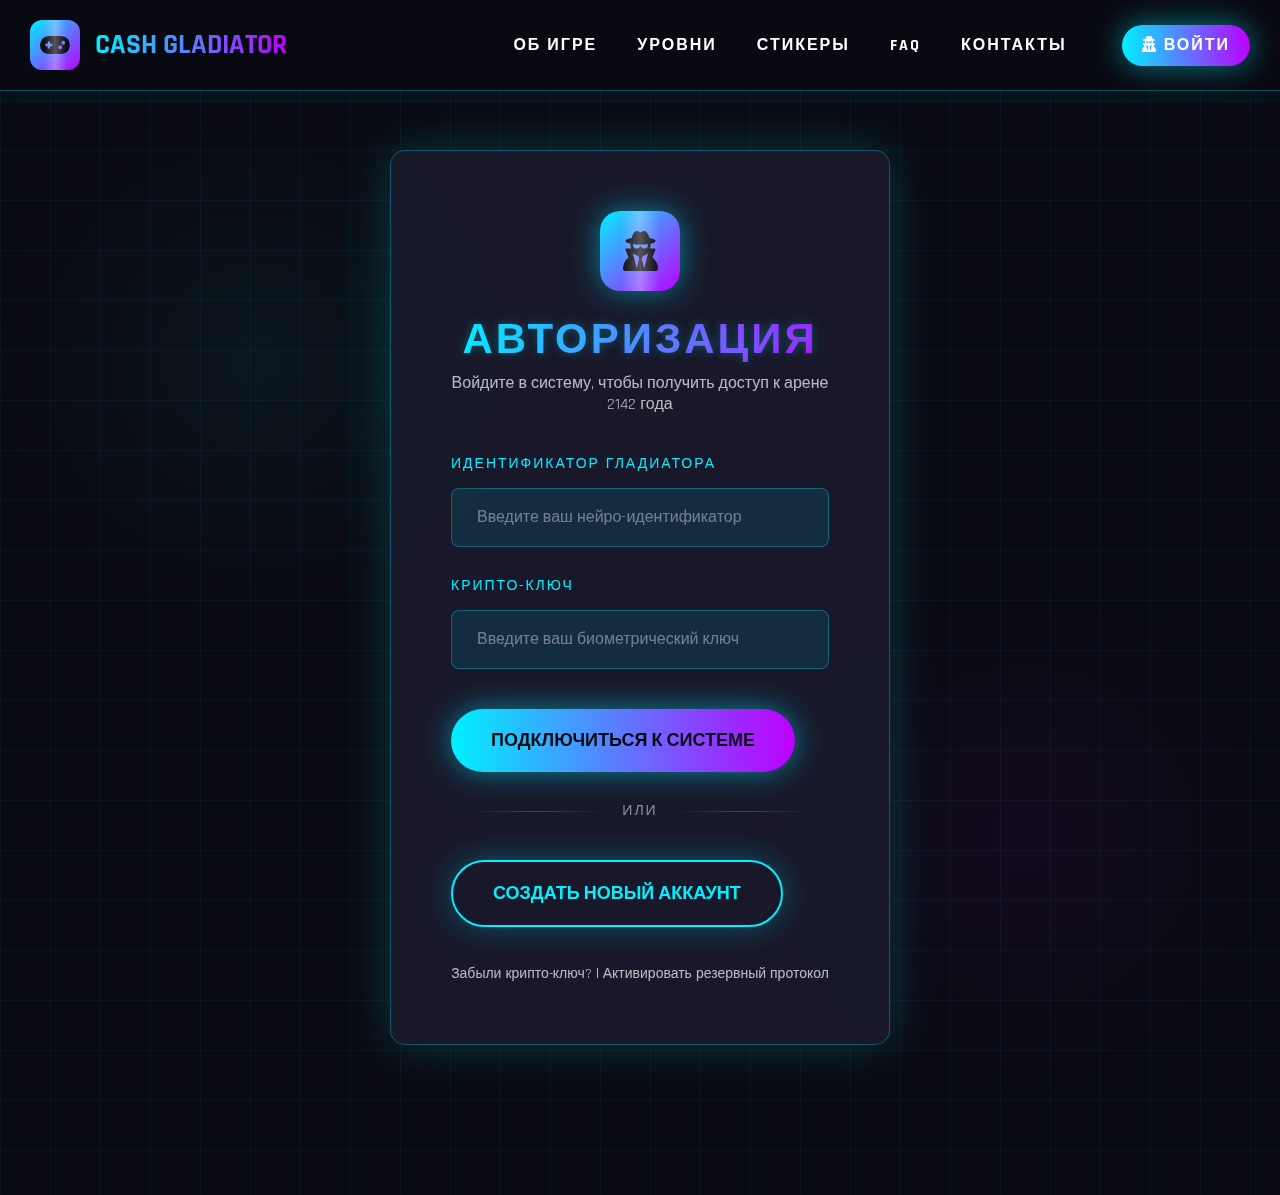
<file: login.html>
<!DOCTYPE html>
<html lang="ru">

<head>
    <meta charset="UTF-8">
    <meta name="viewport" content="width=device-width, initial-scale=1.0">
    <title>Вход в Кибер-Арена | Cash Gladiator</title>
    <link rel="preconnect" href="https://fonts.googleapis.com">
    <link rel="preconnect" href="https://fonts.gstatic.com" crossorigin>
    <link
        href="https://fonts.googleapis.com/css2?family=Orbitron:wght@400;500;700;900&family=Rajdhani:wght@400;500;700&display=swap"
        rel="stylesheet">
    <link rel="stylesheet" href="https://cdnjs.cloudflare.com/ajax/libs/font-awesome/6.4.0/css/all.min.css">
    <link rel="stylesheet" href="assets/css/style.css">
    <style>
        .login-section {
            padding: 150px 0;
            position: relative;
            min-height: 100vh;
            display: flex;
            align-items: center;
        }

        .login-container {
            width: 100%;
            max-width: 500px;
            margin: 0 auto;
            padding: 60px;
            background: rgba(26, 26, 46, 0.9);
            border-radius: 15px;
            border: 1px solid rgba(0, 240, 255, 0.3);
            box-shadow: 0 0 50px rgba(0, 240, 255, 0.2);
            backdrop-filter: blur(15px);
            position: relative;
            z-index: 2;
            transform-style: preserve-3d;
            animation: fadeIn 0.8s ease-out;
        }

        .login-logo {
            text-align: center;
            margin-bottom: 40px;
        }

        .login-logo .logo-icon {
            width: 80px;
            height: 80px;
            background: linear-gradient(135deg, var(--neon-blue), var(--cyber-purple));
            border-radius: 20px;
            display: inline-flex;
            align-items: center;
            justify-content: center;
            margin-bottom: 20px;
            box-shadow: 0 0 30px rgba(0, 240, 255, 0.5);
        }

        .login-logo .logo-icon i {
            font-size: 40px;
            color: var(--dark-matter);
        }

        .login-logo h1 {
            font-size: 42px;
            margin-bottom: 10px;
            background: linear-gradient(90deg, var(--neon-blue), var(--cyber-purple));
            -webkit-background-clip: text;
            -webkit-text-fill-color: transparent;
        }

        .login-logo p {
            color: rgba(255, 255, 255, 0.7);
            font-size: 16px;
        }

        .login-form .form-group {
            margin-bottom: 30px;
            position: relative;
        }

        .login-form label {
            display: block;
            margin-bottom: 15px;
            color: var(--neon-blue);
            font-weight: 500;
            text-transform: uppercase;
            letter-spacing: 2px;
            font-size: 14px;
        }

        .login-form input {
            width: 100%;
            padding: 18px 25px;
            background: rgba(0, 240, 255, 0.1);
            border: 1px solid rgba(0, 240, 255, 0.3);
            border-radius: 8px;
            color: white;
            font-size: 16px;
            font-family: 'Rajdhani', sans-serif;
            transition: all 0.3s;
        }

        .login-form input:focus {
            outline: none;
            border-color: var(--cyber-purple);
            box-shadow: 0 0 20px rgba(189, 0, 255, 0.3);
            background: rgba(189, 0, 255, 0.1);
        }

        .login-form input::placeholder {
            color: rgba(255, 255, 255, 0.4);
        }

        .login-actions {
            margin-top: 40px;
        }

        .login-divider {
            display: flex;
            align-items: center;
            margin: 30px 0;
            color: rgba(255, 255, 255, 0.5);
            font-size: 14px;
            text-transform: uppercase;
            letter-spacing: 2px;
        }

        .login-divider::before,
        .login-divider::after {
            content: '';
            flex: 1;
            height: 1px;
            background: linear-gradient(90deg, transparent, rgba(0, 240, 255, 0.3), transparent);
            margin: 0 15px;
        }

        .login-links {
            text-align: center;
            margin-top: 30px;
        }

        .login-links a {
            color: rgba(255, 255, 255, 0.7);
            text-decoration: none;
            font-size: 14px;
            transition: all 0.3s;
        }

        .login-links a:hover {
            color: var(--neon-blue);
            text-shadow: 0 0 10px rgba(0, 240, 255, 0.5);
        }

        @keyframes fadeIn {
            from {
                opacity: 0;
                transform: translateY(30px) translateZ(-100px);
            }

            to {
                opacity: 1;
                transform: translateY(0) translateZ(0);
            }
        }

        @media (max-width: 768px) {
            .login-container {
                padding: 40px 30px;
                margin: 0 20px;
            }

            .login-logo h1 {
                font-size: 32px;
            }
        }
    </style>
</head>

    <!-- Header -->
    <header id="header">
        <div class="container header-container">
            <div class="logo">
                <div class="logo-icon">
                    <i class="fas fa-gamepad"></i>
                </div>
                <div class="logo-text">CASH GLADIATOR</div>
            </div>
            <button class="mobile-menu-btn">
                <i class="fas fa-bars"></i>
            </button>
            <nav class="desktop-nav">
                <a href="#about">Об игре</a>
                <a href="#levels">Уровни</a>
                <a href="#stickers">Стикеры</a>
                <a href="#faq">FAQ</a>
                <a href="#footer">Контакты</a>
                <a href="admin.html" class="btn btn-login" style="margin-left: 15px;">
                    <i class="fas fa-user-secret"></i> Войти
                </a>
            </nav>
        </div>
    </header>

<body>
    <!-- Floating particles -->
    <div class="particles" id="particles"></div>
    <!-- Cyber Grid Background -->
    <div class="cyber-grid"></div>

    <!-- Login Section -->
    <section class="login-section">
        <div class="container">
            <div class="login-container floating">
                <div class="login-logo">
                    <div class="logo-icon">
                        <i class="fas fa-user-secret"></i>
                    </div>
                    <h1>Авторизация</h1>
                    <p>Войдите в систему, чтобы получить доступ к арене 2142 года</p>
                </div>

                <form class="login-form" id="loginForm">
                    <div class="form-group">
                        <label for="username">Идентификатор гладиатора</label>
                        <input type="text" id="username" placeholder="Введите ваш нейро-идентификатор" required>
                    </div>

                    <div class="form-group">
                        <label for="password">Крипто-ключ</label>
                        <input type="password" id="password" placeholder="Введите ваш биометрический ключ" required>
                    </div>

                    <div class="login-actions">
                        <button type="submit" class="btn">Подключиться к системе</button>
                    </div>

                    <div class="login-divider">Или</div>

                    <div class="login-actions">
                        <a href="register.html" class="btn btn-outline">Создать новый аккаунт</a>
                    </div>

                    <div class="login-links">
                        <a href="#">Забыли крипто-ключ?</a> | <a href="#">Активировать резервный протокол</a>
                    </div>
                </form>
            </div>
        </div>
    </section>

    <script src="assets/js/main.js"></script>
    <script>
        document.getElementById('loginForm').addEventListener('submit', function (e) {
            e.preventDefault();
            // Здесь будет логика авторизации
            alert('Нейро-интерфейс успешно подключен! Добро пожаловать на арену, гладиатор.');
            window.location.href = 'index.html';
        });
    </script>
</body>

</html>
</file>
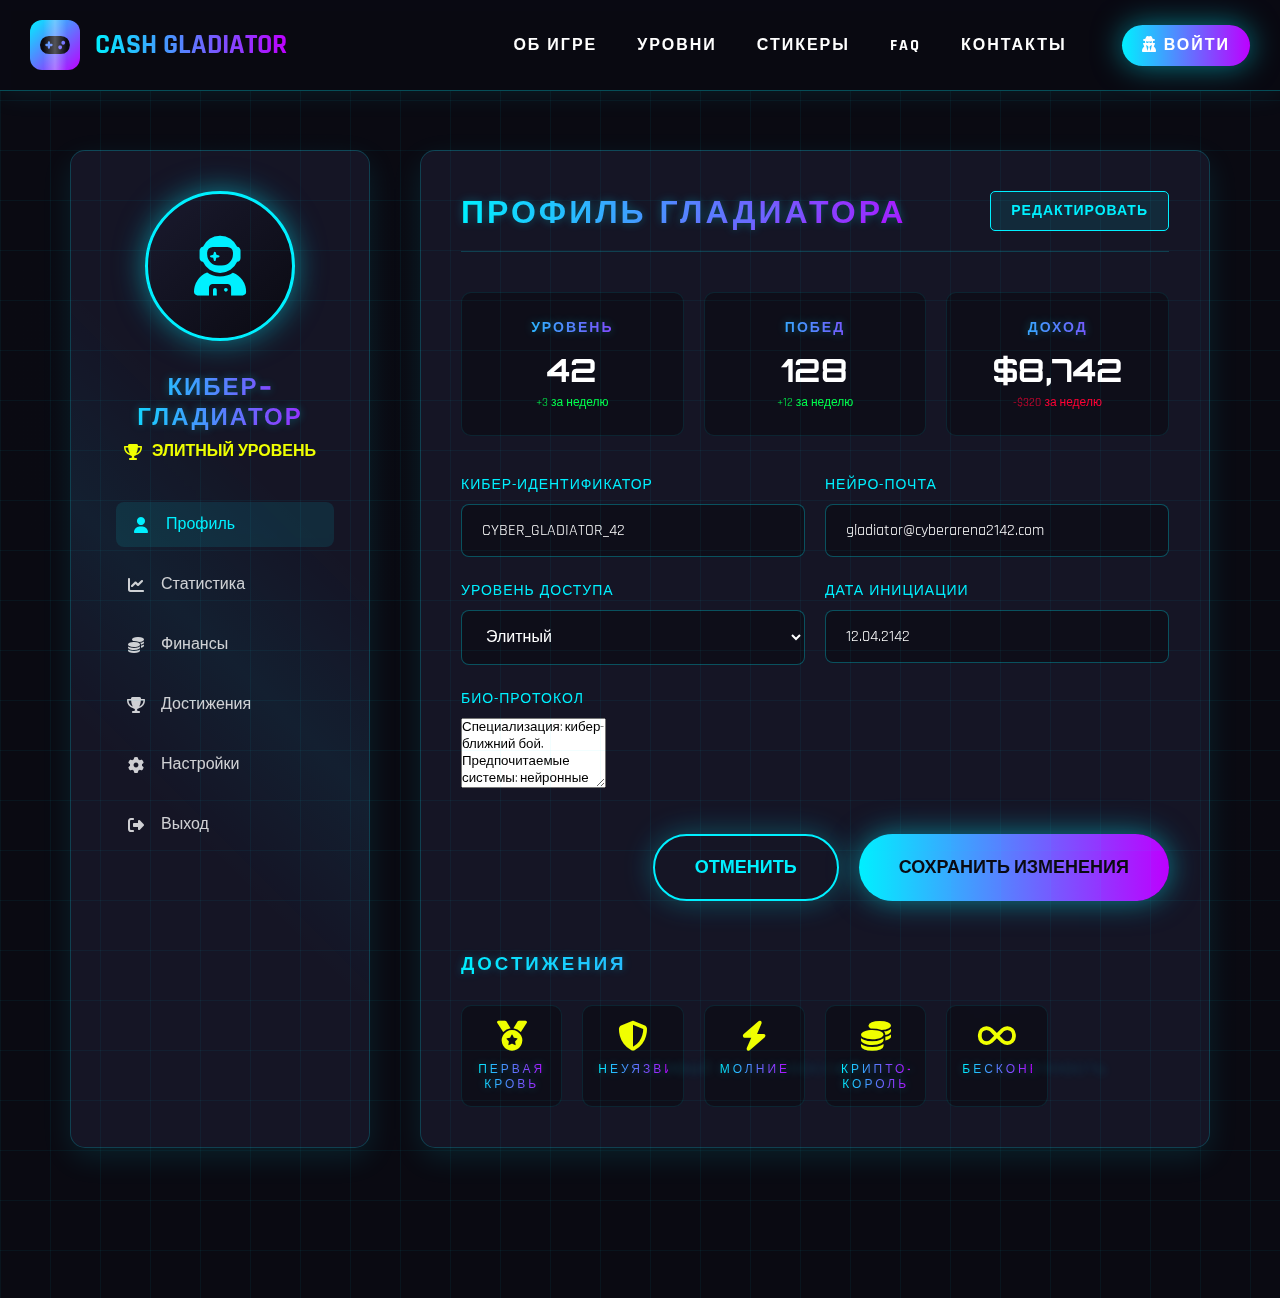
<file: profile.html>
<!DOCTYPE html>
<html lang="ru">

<head>
    <meta charset="UTF-8">
    <meta name="viewport" content="width=device-width, initial-scale=1.0">
    <title>Профиль гладиатора | Cash Gladiator</title>
    <link rel="preconnect" href="https://fonts.googleapis.com">
    <link rel="preconnect" href="https://fonts.gstatic.com" crossorigin>
    <link href="https://fonts.googleapis.com/css2?family=Orbitron:wght@400;500;700;900&family=Rajdhani:wght@400;500;700&display=swap" rel="stylesheet">
    <link rel="stylesheet" href="https://cdnjs.cloudflare.com/ajax/libs/font-awesome/6.4.0/css/all.min.css">
    <link rel="stylesheet" href="assets/css/style.css">
    <style>
        .profile-section {
            padding: 150px 0;
            position: relative;
            overflow: hidden;
            background: radial-gradient(ellipse at center, 
                        rgba(10,10,18,0.9) 0%, 
                        var(--dark-matter) 100%);
        }

        .profile-container {
            display: grid;
            grid-template-columns: 300px 1fr;
            gap: 50px;
            max-width: 1200px;
            margin: 0 auto;
            padding: 0 30px;
        }

        /* Profile Sidebar */
        .profile-sidebar {
            background: rgba(26, 26, 46, 0.7);
            border-radius: 15px;
            padding: 40px;
            border: 1px solid rgba(0, 240, 255, 0.2);
            backdrop-filter: blur(10px);
            box-shadow: 0 10px 30px rgba(0, 240, 255, 0.1);
            transform-style: preserve-3d;
            position: relative;
            overflow: hidden;
        }

        .profile-sidebar::before {
            content: '';
            position: absolute;
            top: 0;
            left: 0;
            width: 100%;
            height: 100%;
            background: linear-gradient(45deg, 
                        transparent, transparent, transparent,
                        rgba(0, 240, 255, 0.05),
                        transparent, transparent, transparent);
            z-index: -1;
        }

        .user-avatar {
            width: 150px;
            height: 150px;
            border-radius: 50%;
            margin: 0 auto 30px;
            border: 3px solid var(--neon-blue);
            box-shadow: 0 0 30px rgba(0, 240, 255, 0.5);
            position: relative;
            overflow: hidden;
            background: linear-gradient(135deg, var(--tech-metal), var(--dark-matter));
            display: flex;
            align-items: center;
            justify-content: center;
        }

        .user-avatar i {
            font-size: 60px;
            color: var(--neon-blue);
        }

        .user-info h2 {
            font-size: 24px;
            margin-bottom: 10px;
            text-align: center;
            color: white;
            font-family: 'Orbitron', sans-serif;
            letter-spacing: 2px;
        }

        .user-rank {
            display: flex;
            align-items: center;
            justify-content: center;
            gap: 10px;
            margin-bottom: 30px;
            color: var(--cyber-yellow);
            font-weight: 700;
        }

        .user-rank i {
            color: var(--cyber-yellow);
        }

        .sidebar-menu {
            list-style: none;
            margin-top: 40px;
        }

        .sidebar-menu li {
            margin-bottom: 15px;
        }

        .sidebar-menu a {
            display: flex;
            align-items: center;
            gap: 15px;
            color: rgba(255, 255, 255, 0.8);
            text-decoration: none;
            padding: 12px 15px;
            border-radius: 8px;
            transition: all 0.3s;
            font-size: 16px;
        }

        .sidebar-menu a:hover, 
        .sidebar-menu a.active {
            background: rgba(0, 240, 255, 0.1);
            color: var(--neon-blue);
            transform: translateX(5px);
        }

        .sidebar-menu a i {
            width: 20px;
            text-align: center;
        }

        /* Profile Content */
        .profile-content {
            background: rgba(26, 26, 46, 0.7);
            border-radius: 15px;
            padding: 40px;
            border: 1px solid rgba(0, 240, 255, 0.2);
            backdrop-filter: blur(10px);
            box-shadow: 0 10px 30px rgba(0, 240, 255, 0.1);
            transform-style: preserve-3d;
        }

        .profile-header {
            display: flex;
            justify-content: space-between;
            align-items: center;
            margin-bottom: 40px;
            padding-bottom: 20px;
            border-bottom: 1px solid rgba(0, 240, 255, 0.2);
        }

        .profile-header h1 {
            font-size: 32px;
            margin: 0;
            background: linear-gradient(90deg, var(--neon-blue), var(--cyber-purple));
            -webkit-background-clip: text;
            -webkit-text-fill-color: transparent;
        }

        .edit-btn {
            background: rgba(0, 240, 255, 0.1);
            border: 1px solid var(--neon-blue);
            color: var(--neon-blue);
            padding: 10px 20px;
            border-radius: 5px;
            cursor: pointer;
            transition: all 0.3s;
            font-family: 'Rajdhani', sans-serif;
            font-weight: 700;
            text-transform: uppercase;
            letter-spacing: 1px;
            font-size: 14px;
        }

        .edit-btn:hover {
            background: rgba(0, 240, 255, 0.3);
            transform: translateY(-2px);
        }

        /* Stats Cards */
        .stats-grid {
            display: grid;
            grid-template-columns: repeat(3, 1fr);
            gap: 20px;
            margin-bottom: 40px;
        }

        .stat-card {
            background: rgba(0, 0, 0, 0.3);
            border-radius: 10px;
            padding: 25px;
            border: 1px solid rgba(0, 240, 255, 0.1);
            transition: all 0.3s;
            text-align: center;
        }

        .stat-card:hover {
            border-color: var(--hologram-pink);
            transform: translateY(-5px);
            box-shadow: 0 10px 20px rgba(189, 0, 255, 0.2);
        }

        .stat-card h3 {
            font-size: 14px;
            color: var(--neon-blue);
            margin-bottom: 15px;
            text-transform: uppercase;
            letter-spacing: 2px;
        }

        .stat-card .stat-value {
            font-size: 32px;
            font-weight: 700;
            color: white;
            font-family: 'Orbitron', sans-serif;
        }

        .stat-card .stat-change {
            font-size: 12px;
            color: var(--matrix-green);
            margin-top: 5px;
        }

        .stat-card .stat-change.negative {
            color: var(--error-red);
        }

        /* Profile Form */
        .profile-form .form-group {
            margin-bottom: 25px;
        }

        .profile-form label {
            display: block;
            margin-bottom: 10px;
            color: var(--neon-blue);
            font-weight: 500;
            text-transform: uppercase;
            letter-spacing: 1px;
            font-size: 14px;
        }

        .profile-form input,
        .profile-form select {
            width: 100%;
            padding: 15px 20px;
            background: rgba(0, 0, 0, 0.3);
            border: 1px solid rgba(0, 240, 255, 0.3);
            border-radius: 8px;
            color: white;
            font-size: 16px;
            font-family: 'Rajdhani', sans-serif;
            transition: all 0.3s;
        }

        .profile-form input:focus,
        .profile-form select:focus {
            outline: none;
            border-color: var(--cyber-purple);
            box-shadow: 0 0 15px rgba(189, 0, 255, 0.3);
        }

        .form-row {
            display: grid;
            grid-template-columns: repeat(2, 1fr);
            gap: 20px;
        }

        .form-actions {
            display: flex;
            justify-content: flex-end;
            gap: 20px;
            margin-top: 40px;
        }

        /* Achievements */
        .achievements-grid {
            display: grid;
            grid-template-columns: repeat(auto-fill, minmax(100px, 1fr));
            gap: 20px;
            margin-top: 30px;
        }

        .achievement-card {
            background: rgba(0, 0, 0, 0.3);
            border-radius: 10px;
            padding: 15px;
            text-align: center;
            border: 1px solid rgba(0, 240, 255, 0.1);
            transition: all 0.3s;
        }

        .achievement-card:hover {
            transform: translateY(-5px) scale(1.05);
            box-shadow: 0 10px 20px rgba(0, 240, 255, 0.2);
        }

        .achievement-card i {
            font-size: 30px;
            margin-bottom: 10px;
            color: var(--cyber-yellow);
        }

        .achievement-card h4 {
            font-size: 12px;
            color: white;
            margin: 0;
            font-weight: 500;
        }

        /* Responsive */
        @media (max-width: 992px) {
            .profile-container {
                grid-template-columns: 1fr;
            }
            
            .stats-grid {
                grid-template-columns: repeat(2, 1fr);
            }
        }

        @media (max-width: 768px) {
            .stats-grid {
                grid-template-columns: 1fr;
            }
            
            .form-row {
                grid-template-columns: 1fr;
            }
            
            .form-actions {
                flex-direction: column;
            }
        }
    </style>
</head>

<body>
    <!-- Header -->
    <header id="header">
        <div class="container header-container">
            <div class="logo">
                <div class="logo-icon">
                    <i class="fas fa-gamepad"></i>
                </div>
                <div class="logo-text">CASH GLADIATOR</div>
            </div>
            <button class="mobile-menu-btn">
                <i class="fas fa-bars"></i>
            </button>
            <nav class="desktop-nav">
                <a href="#about">Об игре</a>
                <a href="#levels">Уровни</a>
                <a href="#stickers">Стикеры</a>
                <a href="#faq">FAQ</a>
                <a href="#footer">Контакты</a>
                <a href="register.html" class="btn btn-login" style="margin-left: 15px;">
                    <i class="fas fa-user-secret"></i> Войти
                </a>
            </nav>
        </div>
    </header>

    <!-- Cyber Grid Background -->
    <div class="cyber-grid"></div>

    <!-- Floating particles -->
    <div class="particles" id="particles"></div>

    <!-- Profile Section -->
    <section class="profile-section">
        <div class="profile-container">
            <!-- Sidebar -->
            <aside class="profile-sidebar floating">
                <div class="user-avatar">
                    <i class="fas fa-user-astronaut"></i>
                </div>
                <div class="user-info">
                    <h2>КИБЕР-ГЛАДИАТОР</h2>
                    <div class="user-rank">
                        <i class="fas fa-trophy"></i>
                        <span>ЭЛИТНЫЙ УРОВЕНЬ</span>
                    </div>
                </div>
                
                <ul class="sidebar-menu">
                    <li><a href="#" class="active"><i class="fas fa-user"></i> Профиль</a></li>
                    <li><a href="#"><i class="fas fa-chart-line"></i> Статистика</a></li>
                    <li><a href="#"><i class="fas fa-coins"></i> Финансы</a></li>
                    <li><a href="#"><i class="fas fa-trophy"></i> Достижения</a></li>
                    <li><a href="#"><i class="fas fa-cog"></i> Настройки</a></li>
                    <li><a href="#"><i class="fas fa-sign-out-alt"></i> Выход</a></li>
                </ul>
            </aside>
            
            <!-- Main Content -->
            <main class="profile-content floating">
                <div class="profile-header">
                    <h1>ПРОФИЛЬ ГЛАДИАТОРА</h1>
                    <button class="edit-btn">Редактировать</button>
                </div>
                
                <!-- Stats -->
                <div class="stats-grid">
                    <div class="stat-card">
                        <h3>Уровень</h3>
                        <div class="stat-value">42</div>
                        <div class="stat-change">+3 за неделю</div>
                    </div>
                    <div class="stat-card">
                        <h3>Побед</h3>
                        <div class="stat-value">128</div>
                        <div class="stat-change">+12 за неделю</div>
                    </div>
                    <div class="stat-card">
                        <h3>Доход</h3>
                        <div class="stat-value">$8,742</div>
                        <div class="stat-change negative">-$320 за неделю</div>
                    </div>
                </div>
                
                <!-- Profile Form -->
                <form class="profile-form">
                    <div class="form-row">
                        <div class="form-group">
                            <label for="username">Кибер-идентификатор</label>
                            <input type="text" id="username" value="CYBER_GLADIATOR_42" readonly>
                        </div>
                        <div class="form-group">
                            <label for="email">Нейро-почта</label>
                            <input type="email" id="email" value="gladiator@cyberarena2142.com">
                        </div>
                    </div>
                    
                    <div class="form-row">
                        <div class="form-group">
                            <label for="level">Уровень доступа</label>
                            <select id="level">
                                <option>Элитный</option>
                                <option>Профессиональный</option>
                                <option>Новичок</option>
                            </select>
                        </div>
                        <div class="form-group">
                            <label for="join-date">Дата инициации</label>
                            <input type="text" id="join-date" value="12.04.2142" readonly>
                        </div>
                    </div>
                    
                    <div class="form-group">
                        <label for="bio">Био-протокол</label>
                        <textarea id="bio" rows="4" class="profile-form input">Специализация: кибер-ближний бой. Предпочитаемые системы: нейронные усилители 3-го поколения. Статус: активен и готов к бою.</textarea>
                    </div>
                    
                    <div class="form-actions">
                        <button type="button" class="btn btn-outline">Отменить</button>
                        <button type="submit" class="btn">Сохранить изменения</button>
                    </div>
                </form>
                
                <!-- Achievements -->
                <h3 style="margin-top: 50px; color: var(--cyber-yellow);">ДОСТИЖЕНИЯ</h3>
                <div class="achievements-grid">
                    <div class="achievement-card">
                        <i class="fas fa-medal"></i>
                        <h4>Первая кровь</h4>
                    </div>
                    <div class="achievement-card">
                        <i class="fas fa-shield-alt"></i>
                        <h4>Неуязвимый</h4>
                    </div>
                    <div class="achievement-card">
                        <i class="fas fa-bolt"></i>
                        <h4>Молниеносный</h4>
                    </div>
                    <div class="achievement-card">
                        <i class="fas fa-coins"></i>
                        <h4>Крипто-король</h4>
                    </div>
                    <div class="achievement-card">
                        <i class="fas fa-infinity"></i>
                        <h4>Бесконечность</h4>
                    </div>
                </div>
            </main>
        </div>
    </section>

    <script src="assets/js/main.js"></script>
    <script>
        // Активация редактирования профиля
        document.querySelector('.edit-btn').addEventListener('click', function() {
            const inputs = document.querySelectorAll('.profile-form input:not([readonly]), .profile-form select, .profile-form textarea');
            const isEditing = this.textContent === 'Редактировать';
            
            if (isEditing) {
                this.textContent = 'Отменить';
                inputs.forEach(input => {
                    input.removeAttribute('readonly');
                    input.style.backgroundColor = 'rgba(0, 240, 255, 0.1)';
                    input.style.borderColor = 'var(--hologram-pink)';
                });
            } else {
                this.textContent = 'Редактировать';
                inputs.forEach(input => {
                    if (input.id !== 'email' && input.id !== 'level' && input.id !== 'bio') {
                        input.setAttribute('readonly', 'readonly');
                    }
                    input.style.backgroundColor = 'rgba(0, 0, 0, 0.3)';
                    input.style.borderColor = 'rgba(0, 240, 255, 0.3)';
                });
            }
        });
    </script>
</body>

</html>
</file>
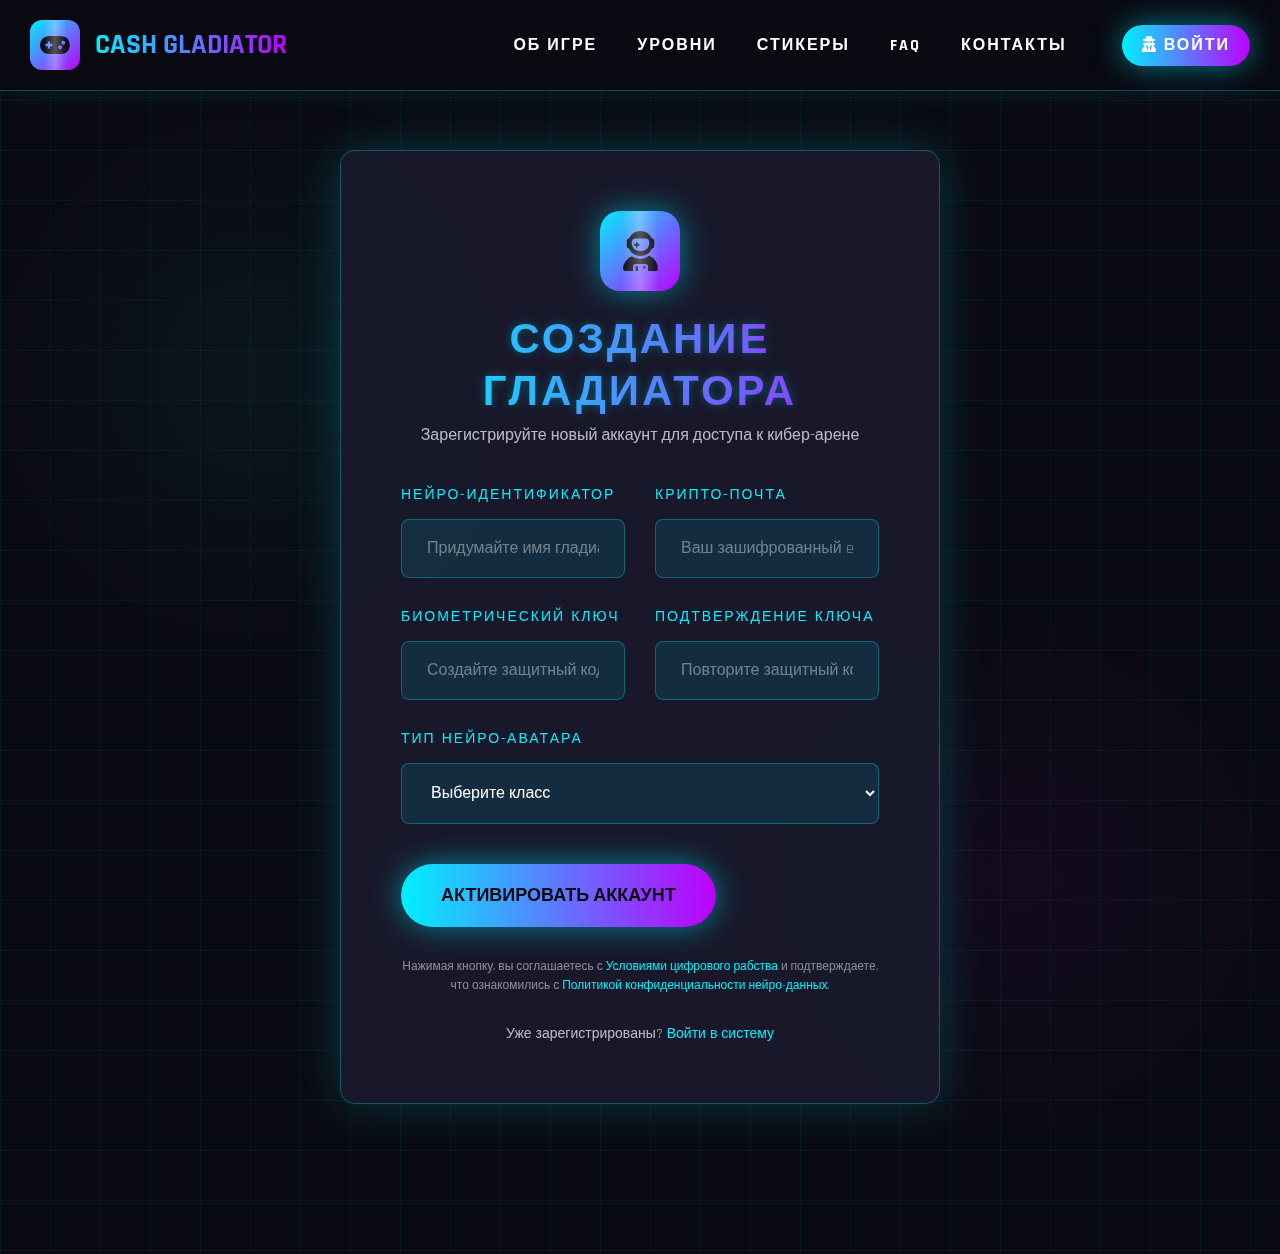
<file: register.html>
<!DOCTYPE html>
<html lang="ru">

<head>
    <meta charset="UTF-8">
    <meta name="viewport" content="width=device-width, initial-scale=1.0">
    <title>Регистрация гладиатора | Cash Gladiator</title>
    <link rel="preconnect" href="https://fonts.googleapis.com">
    <link rel="preconnect" href="https://fonts.gstatic.com" crossorigin>
    <link
        href="https://fonts.googleapis.com/css2?family=Orbitron:wght@400;500;700;900&family=Rajdhani:wght@400;500;700&display=swap"
        rel="stylesheet">
    <link rel="stylesheet" href="https://cdnjs.cloudflare.com/ajax/libs/font-awesome/6.4.0/css/all.min.css">
    <link rel="stylesheet" href="assets/css/style.css">
    <style>
        .register-section {
            padding: 150px 0;
            position: relative;
            min-height: 100vh;
            display: flex;
            align-items: center;
        }

        .register-container {
            width: 100%;
            max-width: 600px;
            margin: 0 auto;
            padding: 60px;
            background: rgba(26, 26, 46, 0.9);
            border-radius: 15px;
            border: 1px solid rgba(0, 240, 255, 0.3);
            box-shadow: 0 0 50px rgba(0, 240, 255, 0.2);
            backdrop-filter: blur(15px);
            position: relative;
            z-index: 2;
            transform-style: preserve-3d;
            animation: fadeIn 0.8s ease-out;
        }

        .register-logo {
            text-align: center;
            margin-bottom: 40px;
        }

        .register-logo .logo-icon {
            width: 80px;
            height: 80px;
            background: linear-gradient(135deg, var(--neon-blue), var(--cyber-purple));
            border-radius: 20px;
            display: inline-flex;
            align-items: center;
            justify-content: center;
            margin-bottom: 20px;
            box-shadow: 0 0 30px rgba(0, 240, 255, 0.5);
        }

        .register-logo .logo-icon i {
            font-size: 40px;
            color: var(--dark-matter);
        }

        .register-logo h1 {
            font-size: 42px;
            margin-bottom: 10px;
            background: linear-gradient(90deg, var(--neon-blue), var(--cyber-purple));
            -webkit-background-clip: text;
            -webkit-text-fill-color: transparent;
        }

        .register-logo p {
            color: rgba(255, 255, 255, 0.7);
            font-size: 16px;
        }

        .register-form .form-row {
            display: flex;
            gap: 30px;
            margin-bottom: 30px;
        }

        .register-form .form-group {
            flex: 1;
            position: relative;
        }

        .register-form label {
            display: block;
            margin-bottom: 15px;
            color: var(--neon-blue);
            font-weight: 500;
            text-transform: uppercase;
            letter-spacing: 2px;
            font-size: 14px;
        }

        .register-form input,
        .register-form select {
            width: 100%;
            padding: 18px 25px;
            background: rgba(0, 240, 255, 0.1);
            border: 1px solid rgba(0, 240, 255, 0.3);
            border-radius: 8px;
            color: white;
            font-size: 16px;
            font-family: 'Rajdhani', sans-serif;
            transition: all 0.3s;
        }

        .register-form input:focus,
        .register-form select:focus {
            outline: none;
            border-color: var(--cyber-purple);
            box-shadow: 0 0 20px rgba(189, 0, 255, 0.3);
            background: rgba(189, 0, 255, 0.1);
        }

        .register-form input::placeholder {
            color: rgba(255, 255, 255, 0.4);
        }

        .register-actions {
            margin-top: 40px;
        }

        .register-terms {
            margin-top: 30px;
            color: rgba(255, 255, 255, 0.5);
            font-size: 12px;
            text-align: center;
            line-height: 1.6;
        }

        .register-terms a {
            color: var(--neon-blue);
            text-decoration: none;
        }

        .register-terms a:hover {
            text-decoration: underline;
        }

        .register-links {
            text-align: center;
            margin-top: 30px;
            color: rgba(255, 255, 255, 0.7);
            font-size: 14px;
        }

        .register-links a {
            color: var(--neon-blue);
            text-decoration: none;
        }

        .register-links a:hover {
            text-shadow: 0 0 10px rgba(0, 240, 255, 0.5);
        }

        @media (max-width: 768px) {
            .register-container {
                padding: 40px 30px;
                margin: 0 20px;
            }

            .register-form .form-row {
                flex-direction: column;
                gap: 20px;
            }

            .register-logo h1 {
                font-size: 32px;
            }
        }
    </style>
</head>

<body>
        <!-- Header -->
    <header id="header">
        <div class="container header-container">
            <div class="logo">
                <div class="logo-icon">
                    <i class="fas fa-gamepad"></i>
                </div>
                <div class="logo-text">CASH GLADIATOR</div>
            </div>
            <button class="mobile-menu-btn">
                <i class="fas fa-bars"></i>
            </button>
            <nav class="desktop-nav">
                <a href="#about">Об игре</a>
                <a href="#levels">Уровни</a>
                <a href="#stickers">Стикеры</a>
                <a href="#faq">FAQ</a>
                <a href="#footer">Контакты</a>
                <a href="profile.html" class="btn btn-login" style="margin-left: 15px;">
                    <i class="fas fa-user-secret"></i> Войти
                </a>
            </nav>
        </div>
    </header>
    <!-- Floating particles -->
    <div class="particles" id="particles"></div>
    <!-- Cyber Grid Background -->
    <div class="cyber-grid"></div>

    <!-- Register Section -->
    <section class="register-section">
        <div class="container">
            <div class="register-container floating">
                <div class="register-logo">
                    <div class="logo-icon">
                        <i class="fas fa-user-astronaut"></i>
                    </div>
                    <h1>СОЗДАНИЕ ГЛАДИАТОРА</h1>
                    <p>Зарегистрируйте новый аккаунт для доступа к кибер-арене</p>
                </div>

                <form class="register-form" id="registerForm">
                    <div class="form-row">
                        <div class="form-group">
                            <label for="username">Нейро-идентификатор</label>
                            <input type="text" id="username" placeholder="Придумайте имя гладиатора" required>
                        </div>
                        <div class="form-group">
                            <label for="email">Крипто-почта</label>
                            <input type="email" id="email" placeholder="Ваш зашифрованный email" required>
                        </div>
                    </div>

                    <div class="form-row">
                        <div class="form-group">
                            <label for="password">Биометрический ключ</label>
                            <input type="password" id="password" placeholder="Создайте защитный код" required>
                        </div>
                        <div class="form-group">
                            <label for="confirmPassword">Подтверждение ключа</label>
                            <input type="password" id="confirmPassword" placeholder="Повторите защитный код" required>
                        </div>
                    </div>

                    <div class="form-group">
                        <label for="avatar">Тип нейро-аватара</label>
                        <select id="avatar" required>
                            <option value="">Выберите класс</option>
                            <option value="hacker">Кибер-хакер</option>
                            <option value="soldier">Виртуальный солдат</option>
                            <option value="trader">Крипто-трейдер</option>
                            <option value="ai">ИИ-гибрид</option>
                        </select>
                    </div>

                    <div class="register-actions">
                        <button type="submit" class="btn">Активировать аккаунт</button>
                    </div>

                    <div class="register-terms">
                        Нажимая кнопку, вы соглашаетесь с <a href="#">Условиями цифрового рабства</a> и подтверждаете, 
                        что ознакомились с <a href="#">Политикой конфиденциальности нейро-данных</a>.
                    </div>

                    <div class="register-links">
                        Уже зарегистрированы? <a href="login.html">Войти в систему</a>
                    </div>
                </form>
            </div>
        </div>
    </section>

    <script src="assets/js/main.js"></script>
    <script>
        document.getElementById('registerForm').addEventListener('submit', function(e) {
            e.preventDefault();
            
            const password = document.getElementById('password').value;
            const confirmPassword = document.getElementById('confirmPassword').value;
            
            if (password !== confirmPassword) {
                alert('Биометрические ключи не совпадают! Проверьте ввод.');
                return;
            }
            
            // Здесь будет логика регистрации
            alert('Нейро-аккаунт успешно создан! Начинаем синхронизацию сознания...');
            window.location.href = 'index.html';
        });
    </script>
</body>

</html>
</file>
<file: assets/css/style.css>
:root {
            --neon-blue: #00f0ff;
            --cyber-purple: #bd00ff;
            --matrix-green: #00ff4c;
            --dark-matter: #0a0a12;
            --hud-orange: #ff7b00;
            --hologram-pink: #ff00b8;
            --tech-metal: #1a1a2e;
            --error-red: #ff0033;
            --cyber-yellow: #f0ff00;
        }

        * {
            margin: 0;
            padding: 0;
            box-sizing: border-box;
            font-family: 'Rajdhani', sans-serif;
        }

        body {
            background-color: var(--dark-matter);
            color: white;
            overflow-x: hidden;
            background-image:
                radial-gradient(circle at 20% 30%, rgba(0, 240, 255, 0.05) 0%, transparent 20%),
                radial-gradient(circle at 80% 70%, rgba(189, 0, 255, 0.05) 0%, transparent 20%);
            perspective: 1000px;
        }

        h1,
        h2,
        h3,
        h4 {
            font-family: 'Orbitron', sans-serif;
            text-transform: uppercase;
            letter-spacing: 3px;
            background: linear-gradient(90deg, var(--neon-blue), var(--cyber-purple));
            -webkit-background-clip: text;
            -webkit-text-fill-color: transparent;
            text-shadow: 0 0 10px rgba(0, 240, 255, 0.3);
            font-weight: 900;
        }

        .container {
            width: 100%;
            max-width: 1400px;
            margin: 0 auto;
            padding: 0 30px;
        }

        /* 3D Glitch effect */
        @keyframes glitch {
            0% {
                transform: translate3d(0, 0, 0) scale3d(1, 1, 1);
            }

            20% {
                transform: translate3d(-5px, 5px, 0) scale3d(1.05, 0.95, 1);
            }

            40% {
                transform: translate3d(-5px, -5px, 0) scale3d(0.95, 1.05, 1);
            }

            60% {
                transform: translate3d(5px, 5px, 0) scale3d(1.05, 0.95, 1);
            }

            80% {
                transform: translate3d(5px, -5px, 0) scale3d(0.95, 1.05, 1);
            }

            100% {
                transform: translate3d(0, 0, 0) scale3d(1, 1, 1);
            }
        }

        /* Hologram effect */
        @keyframes hologram {
            0% {
                opacity: 0.8;
                filter: brightness(1.2) drop-shadow(0 0 5px var(--neon-blue));
            }

            50% {
                opacity: 1;
                filter: brightness(1.5) drop-shadow(0 0 15px var(--hologram-pink));
            }

            100% {
                opacity: 0.8;
                filter: brightness(1.2) drop-shadow(0 0 5px var(--neon-blue));
            }
        }

        /* Particle animation */
        @keyframes particle {
            0% {
                transform: translate3d(0, 0, 0);
                opacity: 0;
            }

            10% {
                opacity: 1;
            }

            90% {
                opacity: 1;
            }

            100% {
                transform: translate3d(var(--tx), var(--ty), 0);
                opacity: 0;
            }
        }

        /* Header */
        header {
            background-color: rgba(10, 10, 18, 0.95);
            padding: 20px 0;
            position: fixed;
            width: 100%;
            z-index: 1000;
            backdrop-filter: blur(15px);
            border-bottom: 1px solid rgba(0, 240, 255, 0.3);
            box-shadow: 0 0 30px rgba(0, 240, 255, 0.1);
            transform-style: preserve-3d;
            transition: all 0.5s cubic-bezier(0.175, 0.885, 0.32, 1.275);
        }

        header.scrolled {
            padding: 15px 0;
            background-color: rgba(10, 10, 18, 0.98);
            box-shadow: 0 0 50px rgba(0, 240, 255, 0.2);
        }

        .header-container {
            display: flex;
            justify-content: space-between;
            align-items: center;
        }

        .logo {
            display: flex;
            align-items: center;
            gap: 15px;
            position: relative;
            z-index: 2;
        }

        .logo-icon {
            width: 50px;
            height: 50px;
            background: linear-gradient(135deg, var(--neon-blue), var(--cyber-purple));
            border-radius: 12px;
            display: flex;
            align-items: center;
            justify-content: center;
            position: relative;
            overflow: hidden;
            transform-style: preserve-3d;
            transition: all 0.5s cubic-bezier(0.175, 0.885, 0.32, 1.275);
        }

        .logo-icon:hover {
            transform: rotateY(180deg) scale(1.1);
        }

        .logo-icon::before {
            content: '';
            position: absolute;
            top: 0;
            left: 0;
            width: 100%;
            height: 100%;
            background: linear-gradient(45deg,
                    transparent, transparent, transparent,
                    rgba(255, 255, 255, 0.3),
                    transparent, transparent, transparent);
            transform: rotate(45deg);
            animation: shine 2s infinite;
        }

        .logo-icon::after {
            content: '';
            position: absolute;
            top: 0;
            left: 0;
            width: 100%;
            height: 100%;
            background: linear-gradient(45deg,
                    rgba(0, 240, 255, 0.3),
                    rgba(189, 0, 255, 0.3));
            opacity: 0;
            transition: opacity 0.3s;
        }

        .logo-icon:hover::after {
            opacity: 1;
        }

        @keyframes shine {
            0% {
                transform: translateX(-100%) rotate(45deg);
            }

            100% {
                transform: translateX(100%) rotate(45deg);
            }
        }

        .logo-icon i {
            font-size: 24px;
            color: var(--dark-matter);
            transition: all 0.3s;
        }

        .logo-icon:hover i {
            transform: scale(1.2);
        }

        .logo-text {
            font-size: 28px;
            font-weight: 700;
            background: linear-gradient(90deg, var(--neon-blue), var(--cyber-purple));
            -webkit-background-clip: text;
            -webkit-text-fill-color: transparent;
            position: relative;
        }

        .logo-text::after {
            content: '2142';
            position: absolute;
            bottom: -15px;
            right: 0;
            font-size: 12px;
            color: var(--cyber-yellow);
            font-weight: 700;
        }

        nav.desktop-nav {
            display: flex;
            align-items: center;
            gap: 40px;
        }

        nav.desktop-nav a {
            color: white;
            text-decoration: none;
            text-transform: uppercase;
            font-weight: 700;
            letter-spacing: 2px;
            font-size: 16px;
            transition: all 0.3s cubic-bezier(0.175, 0.885, 0.32, 1.275);
            position: relative;
            padding: 5px 0;
        }

        nav.desktop-nav a:hover::before,
        nav.desktop-nav a:hover::after {
            opacity: 1;
        }

        nav.desktop-nav a::after {
            content: '';
            position: absolute;
            bottom: 0;
            left: 0;
            width: 0;
            height: 2px;
            background: linear-gradient(90deg, var(--neon-blue), var(--cyber-purple));
            transition: width 0.3s cubic-bezier(0.175, 0.885, 0.32, 1.275);
        }

        nav.desktop-nav a:hover::after {
            width: 100%;
        }

        .btn-login{
            padding: 10px 20px !important;
        }

        .mobile-menu-btn {
            display: none;
            background: none;
            border: none;
            color: white;
            font-size: 28px;
            cursor: pointer;
            z-index: 1001;
            transition: all 0.3s;
            position: relative;
            width: 40px;
            height: 40px;
        }

        .mobile-menu-btn::before {
            content: '';
            position: absolute;
            top: 0;
            left: 0;
            width: 100%;
            height: 100%;
            border: 2px solid var(--neon-blue);
            border-radius: 50%;
            opacity: 0;
            transition: all 0.3s;
        }

        .mobile-menu-btn:hover::before {
            opacity: 1;
            transform: scale(1.2);
        }

        /* Hero Section */
        .hero {
            height: 100vh;
            min-height: 800px;
            display: flex;
            align-items: center;
            text-align: center;
            padding-top: 100px;
            position: relative;
            overflow: hidden;
            transform-style: preserve-3d;
        }

        .hero::before {
            content: '';
            position: absolute;
            top: 0;
            left: 0;
            width: 100%;
            height: 100%;
            background: radial-gradient(circle at center, transparent 0%, var(--dark-matter) 70%);
            z-index: 1;
        }

        .hero-video {
            position: absolute;
            top: 0;
            left: 0;
            width: 100%;
            height: 100%;
            object-fit: cover;
            z-index: -1;
            opacity: 0.7;
            filter: brightness(0.7) contrast(1.2);
        }

        .hero-content {
            max-width: 900px;
            margin: 0 auto;
            padding: 0 30px;
            position: relative;
            z-index: 2;
            transform-style: preserve-3d;
        }

        .hero h1 {
            font-size: 92px;
            margin-bottom: 30px;
            line-height: 1;
            animation: glitch 2s infinite alternate;
            text-shadow: 0 0 20px rgba(0, 240, 255, 0.5);
            position: relative;
            display: inline-block;
        }

        .hero h1::before,
        .hero h1::after {
            content: 'CASH GLADIATOR';
            position: absolute;
            top: 0;
            left: 0;
            width: 100%;
            height: 100%;
            opacity: 0.8;
        }

        .hero h1::before {
            color: var(--hologram-pink);
            z-index: -1;
            animation: glitch 3s infinite alternate-reverse;
        }

        .hero h1::after {
            color: var(--cyber-yellow);
            z-index: -2;
            animation: glitch 4s infinite alternate;
        }

        .hero p {
            font-size: 24px;
            margin-bottom: 50px;
            font-weight: 400;
            color: rgba(255, 255, 255, 0.9);
            max-width: 700px;
            margin-left: auto;
            margin-right: auto;
            text-shadow: 0 0 10px rgba(0, 240, 255, 0.3);
            position: relative;
            z-index: 1;
        }

        .hero-buttons {
            display: flex;
            justify-content: center;
            gap: 30px;
            flex-wrap: wrap;
            position: relative;
            z-index: 1;
        }

        .btn {
            display: inline-block;
            padding: 20px 40px;
            background: linear-gradient(90deg, var(--neon-blue), var(--cyber-purple));
            color: var(--dark-matter);
            text-decoration: none;
            font-weight: 700;
            border-radius: 50px;
            text-transform: uppercase;
            font-size: 18px;
            transition: all 0.4s cubic-bezier(0.175, 0.885, 0.32, 1.275);
            border: none;
            position: relative;
            overflow: hidden;
            box-shadow: 0 0 30px rgba(0, 240, 255, 0.5);
            transform-style: preserve-3d;
            z-index: 1;
        }

        .btn:hover {
            transform: translateY(-5px) scale(1.05);
            box-shadow: 0 10px 40px rgba(0, 240, 255, 0.8);
        }

        .btn::before {
            content: '';
            position: absolute;
            top: 0;
            left: -100%;
            width: 100%;
            height: 100%;
            background: linear-gradient(90deg,
                    transparent,
                    rgba(255, 255, 255, 0.4),
                    transparent);
            transition: 0.6s;
            z-index: -1;
        }

        .btn:hover::before {
            left: 100%;
        }

        .btn-outline {
            background: transparent;
            color: var(--neon-blue);
            border: 2px solid var(--neon-blue);
            box-shadow: 0 0 30px rgba(0, 240, 255, 0.3);
        }

        .btn-outline:hover {
            background: rgba(0, 240, 255, 0.2);
            color: white;
        }

        /* Floating particles */
        .particles {
            position: absolute;
            top: 0;
            left: 0;
            width: 100%;
            height: 100%;
            pointer-events: none;
            z-index: 0;
        }

        .particle {
            position: absolute;
            width: 2px;
            height: 2px;
            background-color: var(--neon-blue);
            border-radius: 50%;
            opacity: 0;
            animation: particle linear infinite;
        }

        /* Cyber Grid */
        .cyber-grid {
            position: absolute;
            top: 0;
            left: 0;
            width: 100%;
            height: 100%;
            background-image:
                linear-gradient(rgba(0, 240, 255, 0.1) 1px, transparent 1px),
                linear-gradient(90deg, rgba(0, 240, 255, 0.1) 1px, transparent 1px);
            background-size: 50px 50px;
            z-index: 1;
            pointer-events: none;
            opacity: 0.5;
        }

        /* 3D Hologram Effect */
        .hologram {
            position: relative;
            transform-style: preserve-3d;
            perspective: 1000px;
        }

        .hologram::before {
            content: '';
            position: absolute;
            top: -10px;
            left: -10px;
            right: -10px;
            bottom: -10px;
            background: linear-gradient(45deg,
                    var(--neon-blue),
                    var(--cyber-purple),
                    var(--hologram-pink));
            z-index: -1;
            filter: blur(20px);
            opacity: 0.5;
            animation: hologram 3s infinite alternate;
            border-radius: 20px;
        }

        /* About Section */
        .section {
            padding: 150px 0;
            position: relative;
            overflow: hidden;
        }

        .section-title {
            text-align: center;
            margin-bottom: 100px;
            position: relative;
        }

        .section-title h2 {
            font-size: 62px;
            margin-bottom: 30px;
            position: relative;
            display: inline-block;
        }

        .section-title h2::after {
            content: '';
            position: absolute;
            bottom: -15px;
            left: 50%;
            transform: translateX(-50%);
            width: 100px;
            height: 4px;
            background: linear-gradient(90deg, var(--neon-blue), var(--cyber-purple));
            border-radius: 2px;
        }

        .section-title p {
            color: rgba(255, 255, 255, 0.8);
            max-width: 700px;
            margin: 0 auto;
            font-size: 20px;
            line-height: 1.6;
        }

        .about-content {
            display: flex;
            align-items: center;
            gap: 80px;
            position: relative;
        }

        .about-text {
            flex: 1;
            position: relative;
            z-index: 2;
        }

        .about-text h3 {
            font-size: 42px;
            margin-bottom: 40px;
            line-height: 1.3;
        }

        .about-text p {
            margin-bottom: 25px;
            line-height: 1.8;
            color: rgba(255, 255, 255, 0.9);
            font-size: 18px;
            position: relative;
            padding-left: 20px;
        }

        .about-text p::before {
            content: '>';
            position: absolute;
            left: 0;
            color: var(--neon-blue);
            font-weight: bold;
        }

        .about-image {
            flex: 1;
            border-radius: 20px;
            overflow: hidden;
            box-shadow: 0 30px 60px rgba(0, 0, 0, 0.5);
            position: relative;
            transform-style: preserve-3d;
            transition: all 0.5s cubic-bezier(0.175, 0.885, 0.32, 1.275);
        }

        .about-image:hover {
            transform: translateY(-10px) rotateX(5deg) rotateY(5deg);
            box-shadow: 0 40px 80px rgba(0, 240, 255, 0.3);
        }

        .about-image::before {
            content: '';
            position: absolute;
            top: 0;
            left: 0;
            width: 100%;
            height: 100%;
            background: linear-gradient(45deg, rgba(0, 240, 255, 0.3), rgba(189, 0, 255, 0.3));
            mix-blend-mode: overlay;
            z-index: 1;
        }

        .about-image img {
            width: 100%;
            height: auto;
            display: block;
            transition: transform 0.5s;
        }

        .about-image:hover img {
            transform: scale(1.05);
        }

        /* Levels Section */
        .levels-grid {
            display: grid;
            grid-template-columns: repeat(auto-fit, minmax(350px, 1fr));
            gap: 50px;
        }

        .level-card {
            background: rgba(26, 26, 46, 0.7);
            border-radius: 20px;
            padding: 50px;
            transition: all 0.5s cubic-bezier(0.175, 0.885, 0.32, 1.275);
            position: relative;
            overflow: hidden;
            border: 1px solid rgba(0, 240, 255, 0.3);
            backdrop-filter: blur(10px);
            transform-style: preserve-3d;
            min-height: 400px;
            display: flex;
            flex-direction: column;
            justify-content: space-between;
        }

        .level-card:hover {
            transform: translateY(-20px) rotateX(5deg);
            box-shadow: 0 30px 60px rgba(0, 240, 255, 0.2);
            border-color: var(--neon-blue);
        }

        .level-card::before {
            content: '';
            position: absolute;
            top: -2px;
            left: -2px;
            right: -2px;
            bottom: -2px;
            background: linear-gradient(45deg, var(--neon-blue), var(--cyber-purple), var(--hologram-pink));
            z-index: -1;
            border-radius: 22px;
            opacity: 0;
            transition: 0.5s;
            animation: animate 4s linear infinite;
        }

        .level-card:hover::before {
            opacity: 0.7;
        }

        @keyframes animate {
            0% {
                filter: blur(10px) hue-rotate(0deg);
            }

            100% {
                filter: blur(10px) hue-rotate(360deg);
            }
        }

        .level-number {
            font-size: 80px;
            font-weight: 900;
            margin-bottom: 20px;
            background: linear-gradient(90deg, var(--neon-blue), var(--cyber-purple));
            -webkit-background-clip: text;
            -webkit-text-fill-color: transparent;
            line-height: 1;
            position: relative;
            display: inline-block;
        }

        .level-number::after {
            content: '';
            position: absolute;
            bottom: 10px;
            left: 0;
            width: 100%;
            height: 5px;
            background: linear-gradient(90deg, var(--neon-blue), var(--cyber-purple));
            opacity: 0.5;
        }

        .level-card h3 {
            font-size: 32px;
            margin-bottom: 25px;
            line-height: 1.3;
        }

        .level-card p {
            color: rgba(255, 255, 255, 0.9);
            margin-bottom: 40px;
            line-height: 1.6;
            font-size: 16px;
        }

        .level-card .btn {
            align-self: flex-start;
            padding: 12px 30px;
            font-size: 16px;
        }

        /* Stickers Section */
        .stickers-grid {
            display: grid;
            grid-template-columns: repeat(auto-fit, minmax(280px, 1fr));
            gap: 40px;
        }

        .sticker-card {
            background: rgba(26, 26, 46, 0.7);
            border-radius: 20px;
            padding: 40px;
            text-align: center;
            transition: all 0.5s cubic-bezier(0.175, 0.885, 0.32, 1.275);
            border: 1px solid rgba(0, 240, 255, 0.2);
            backdrop-filter: blur(10px);
            transform-style: preserve-3d;
            position: relative;
            overflow: hidden;
        }

        .sticker-card:hover {
            transform: translateY(-15px) rotateY(10deg);
            box-shadow: 0 20px 50px rgba(0, 240, 255, 0.3);
            border-color: var(--hologram-pink);
        }

        .sticker-image {
            width: 100%;
            height: 250px;
            background: linear-gradient(45deg, var(--tech-metal), var(--dark-matter));
            margin-bottom: 40px;
            display: flex;
            align-items: center;
            justify-content: center;
            border-radius: 15px;
            position: relative;
            overflow: hidden;
            transform-style: preserve-3d;
        }

        .sticker-image::before {
            content: '';
            position: absolute;
            top: -50%;
            left: -50%;
            width: 200%;
            height: 200%;
            background: linear-gradient(to bottom right,
                    transparent, transparent, transparent,
                    rgba(0, 240, 255, 0.2),
                    transparent, transparent, transparent);
            transform: rotate(30deg);
            animation: shine 3s infinite;
        }

        .sticker-image i {
            font-size: 80px;
            background: linear-gradient(90deg, var(--neon-blue), var(--cyber-purple));
            -webkit-background-clip: text;
            -webkit-text-fill-color: transparent;
            z-index: 2;
            transition: all 0.5s;
        }

        .sticker-card:hover .sticker-image i {
            transform: scale(1.2) rotate(10deg);
        }

        .sticker-card h3 {
            font-size: 26px;
            margin-bottom: 20px;
            position: relative;
            display: inline-block;
        }

        .sticker-card h3::after {
            content: '';
            position: absolute;
            bottom: -10px;
            left: 50%;
            transform: translateX(-50%);
            width: 50px;
            height: 2px;
            background: linear-gradient(90deg, var(--neon-blue), var(--cyber-purple));
        }

        .sticker-card p {
            color: rgba(255, 255, 255, 0.8);
            margin-bottom: 30px;
            font-size: 16px;
            line-height: 1.6;
        }

        .sticker-card .btn {
            padding: 12px 30px;
            font-size: 16px;
            display: inline-flex;
            align-items: center;
            gap: 10px;
        }

        .sticker-card .btn i {
            font-size: 14px;
        }

        /* FAQ Section */
        .faq-item {
            margin-bottom: 25px;
            background: rgba(26, 26, 46, 0.7);
            border-radius: 15px;
            overflow: hidden;
            border: 1px solid rgba(0, 240, 255, 0.3);
            backdrop-filter: blur(10px);
            transition: all 0.3s;
            transform-style: preserve-3d;
        }

        .faq-item:hover {
            border-color: var(--neon-blue);
            box-shadow: 0 10px 30px rgba(0, 240, 255, 0.2);
        }

        .faq-question {
            padding: 25px 30px;
            background: linear-gradient(90deg, rgba(0, 240, 255, 0.1), rgba(189, 0, 255, 0.1));
            color: white;
            cursor: pointer;
            font-weight: 700;
            font-size: 20px;
            display: flex;
            justify-content: space-between;
            align-items: center;
            transition: all 0.3s cubic-bezier(0.175, 0.885, 0.32, 1.275);
            position: relative;
        }

        .faq-question:hover {
            background: linear-gradient(90deg, rgba(0, 240, 255, 0.2), rgba(189, 0, 255, 0.2));
        }

        .faq-question::after {
            content: '+';
            font-size: 28px;
            transition: all 0.3s cubic-bezier(0.175, 0.885, 0.32, 1.275);
            color: var(--neon-blue);
        }

        .faq-question.active::after {
            content: '-';
            color: var(--hologram-pink);
            transform: rotate(180deg);
        }

        .faq-answer {
            padding: 0 30px;
            max-height: 0;
            overflow: hidden;
            transition: all 0.5s cubic-bezier(0.175, 0.885, 0.32, 1.275);
        }

        .faq-answer.active {
            padding: 30px;
            max-height: 500px;
        }

        .faq-answer p {
            color: rgba(255, 255, 255, 0.9);
            line-height: 1.8;
            font-size: 16px;
        }

        /* Footer */
        footer {
            background: rgba(10, 10, 18, 0.95);
            padding: 100px 0 50px;
            border-top: 1px solid rgba(0, 240, 255, 0.3);
            backdrop-filter: blur(15px);
            position: relative;
            overflow: hidden;
        }

        footer::before {
            content: '';
            position: absolute;
            top: 0;
            left: 0;
            width: 100%;
            height: 100%;
            background: radial-gradient(circle at 20% 30%, rgba(0, 240, 255, 0.05) 0%, transparent 50%);
            z-index: -1;
        }

        .footer-content {
            display: grid;
            grid-template-columns: repeat(3, 1fr);
            gap: 80px;
            margin-bottom: 80px;
        }

        .footer-column h3 {
            font-size: 28px;
            margin-bottom: 40px;
            font-family: 'Orbitron', sans-serif;
            font-weight: 700;
            position: relative;
            display: inline-block;
        }

        .footer-column h3::after {
            content: '';
            position: absolute;
            bottom: -10px;
            left: 0;
            width: 50px;
            height: 3px;
            background: linear-gradient(90deg, var(--neon-blue), var(--cyber-purple));
        }

        .footer-column p {
            color: rgba(255, 255, 255, 0.8);
            margin-bottom: 30px;
            line-height: 1.8;
            font-size: 16px;
        }

        .social-links {
            display: flex;
            gap: 20px;
            flex-wrap: wrap;
        }

        .social-links a {
            width: 60px;
            height: 60px;
            border-radius: 50%;
            background: rgba(0, 240, 255, 0.1);
            display: flex;
            align-items: center;
            justify-content: center;
            color: white;
            font-size: 24px;
            transition: all 0.3s cubic-bezier(0.175, 0.885, 0.32, 1.275);
            position: relative;
            overflow: hidden;
        }

        .social-links a::before {
            content: '';
            position: absolute;
            top: 0;
            left: 0;
            width: 100%;
            height: 100%;
            background: linear-gradient(45deg, var(--neon-blue), var(--cyber-purple));
            opacity: 0;
            transition: opacity 0.3s;
        }

        .social-links a:hover::before {
            opacity: 1;
        }

        .social-links a:hover {
            transform: translateY(-5px) scale(1.1);
            color: var(--dark-matter);
            box-shadow: 0 10px 20px rgba(0, 240, 255, 0.3);
        }

        .social-links a i {
            position: relative;
            z-index: 1;
        }

        .footer-column ul {
            list-style: none;
        }

        .footer-column ul li {
            margin-bottom: 20px;
        }

        .footer-column ul li a {
            color: rgba(255, 255, 255, 0.8);
            text-decoration: none;
            transition: all 0.3s;
            display: flex;
            align-items: center;
            gap: 15px;
            font-size: 16px;
        }

        .footer-column ul li a:hover {
            color: var(--neon-blue);
            padding-left: 10px;
        }

        .footer-column ul li a i {
            font-size: 14px;
            color: var(--cyber-purple);
            transition: all 0.3s;
        }

        .footer-column ul li a:hover i {
            color: var(--neon-blue);
            transform: scale(1.5);
        }

        .footer-bottom {
            text-align: center;
            padding-top: 50px;
            border-top: 1px solid rgba(255, 255, 255, 0.1);
            position: relative;
        }

        .footer-bottom p {
            color: rgba(255, 255, 255, 0.6);
            font-size: 14px;
            letter-spacing: 1px;
        }

        .footer-bottom::before {
            content: '';
            position: absolute;
            top: 0;
            left: 50%;
            transform: translateX(-50%);
            width: 200px;
            height: 2px;
            background: linear-gradient(90deg, transparent, var(--neon-blue), transparent);
        }

        /* 3D Floating Elements */
        .floating {
            animation: floating 6s ease-in-out infinite;
            transform-style: preserve-3d;
        }

        @keyframes floating {
            0% {
                transform: translate3d(0, 0, 0) rotateX(0) rotateY(0);
            }

            50% {
                transform: translate3d(0, -20px, 0) rotateX(5deg) rotateY(5deg);
            }

            100% {
                transform: translate3d(0, 0, 0) rotateX(0) rotateY(0);
            }
        }

        /* Responsive */
        @media (max-width: 1200px) {
            .footer-content {
                grid-template-columns: repeat(2, 1fr);
                gap: 60px;
            }

            .hero h1 {
                font-size: 72px;
            }

            .section-title h2 {
                font-size: 52px;
            }
        }

        @media (max-width: 992px) {
            .about-content {
                flex-direction: column;
            }

            .hero h1 {
                font-size: 62px;
            }

            .section-title h2 {
                font-size: 42px;
            }

            .level-card {
                padding: 40px;

            }

            .footer-content {
                gap: 40px;
            }
        }

        @media (max-width: 768px) {
            .mobile-menu-btn {
                display: flex;
                align-items: center;
                justify-content: center;
            }

            nav.desktop-nav {
                position: fixed;
                top: 0;
                right: -100%;
                width: 80%;
                max-width: 400px;
                height: 100vh;
                background: rgba(10, 10, 18, 0.98);
                flex-direction: column;
                padding: 120px 40px;
                gap: 30px;
                transition: all 0.5s cubic-bezier(0.175, 0.885, 0.32, 1.275);
                backdrop-filter: blur(20px);
                border-left: 1px solid rgba(0, 240, 255, 0.3);
                z-index: 1000;
                transform-style: preserve-3d;
            }

            nav.desktop-nav.active {
                right: 0;
                box-shadow: -20px 0 50px rgba(0, 240, 255, 0.2);
            }

            .hero h1 {
                font-size: 48px;
            }

            .hero p {
                font-size: 18px;
            }

            .btn {
                padding: 16px 32px;
                font-size: 16px;
            }

            .hero-buttons {
                gap: 20px;
            }

            .section {
                padding: 100px 0;
            }

            .section-title h2 {
                font-size: 36px;
            }

            .about-text h3 {
                font-size: 32px;
            }

            .footer-content {
                grid-template-columns: 1fr;
            }
        }

        @media (max-width: 576px) {
            .hero h1 {
                font-size: 36px;
            }

            .levels-grid {
                grid-template-columns: 1fr;
            }

            .stickers-grid {
                grid-template-columns: 1fr;
            }

            .section-title h2 {
                font-size: 32px;
            }

            .footer-column h3 {
                font-size: 24px;
            }

            .social-links a {
                width: 50px;
                height: 50px;
                font-size: 20px;
            }
        }
</file>
